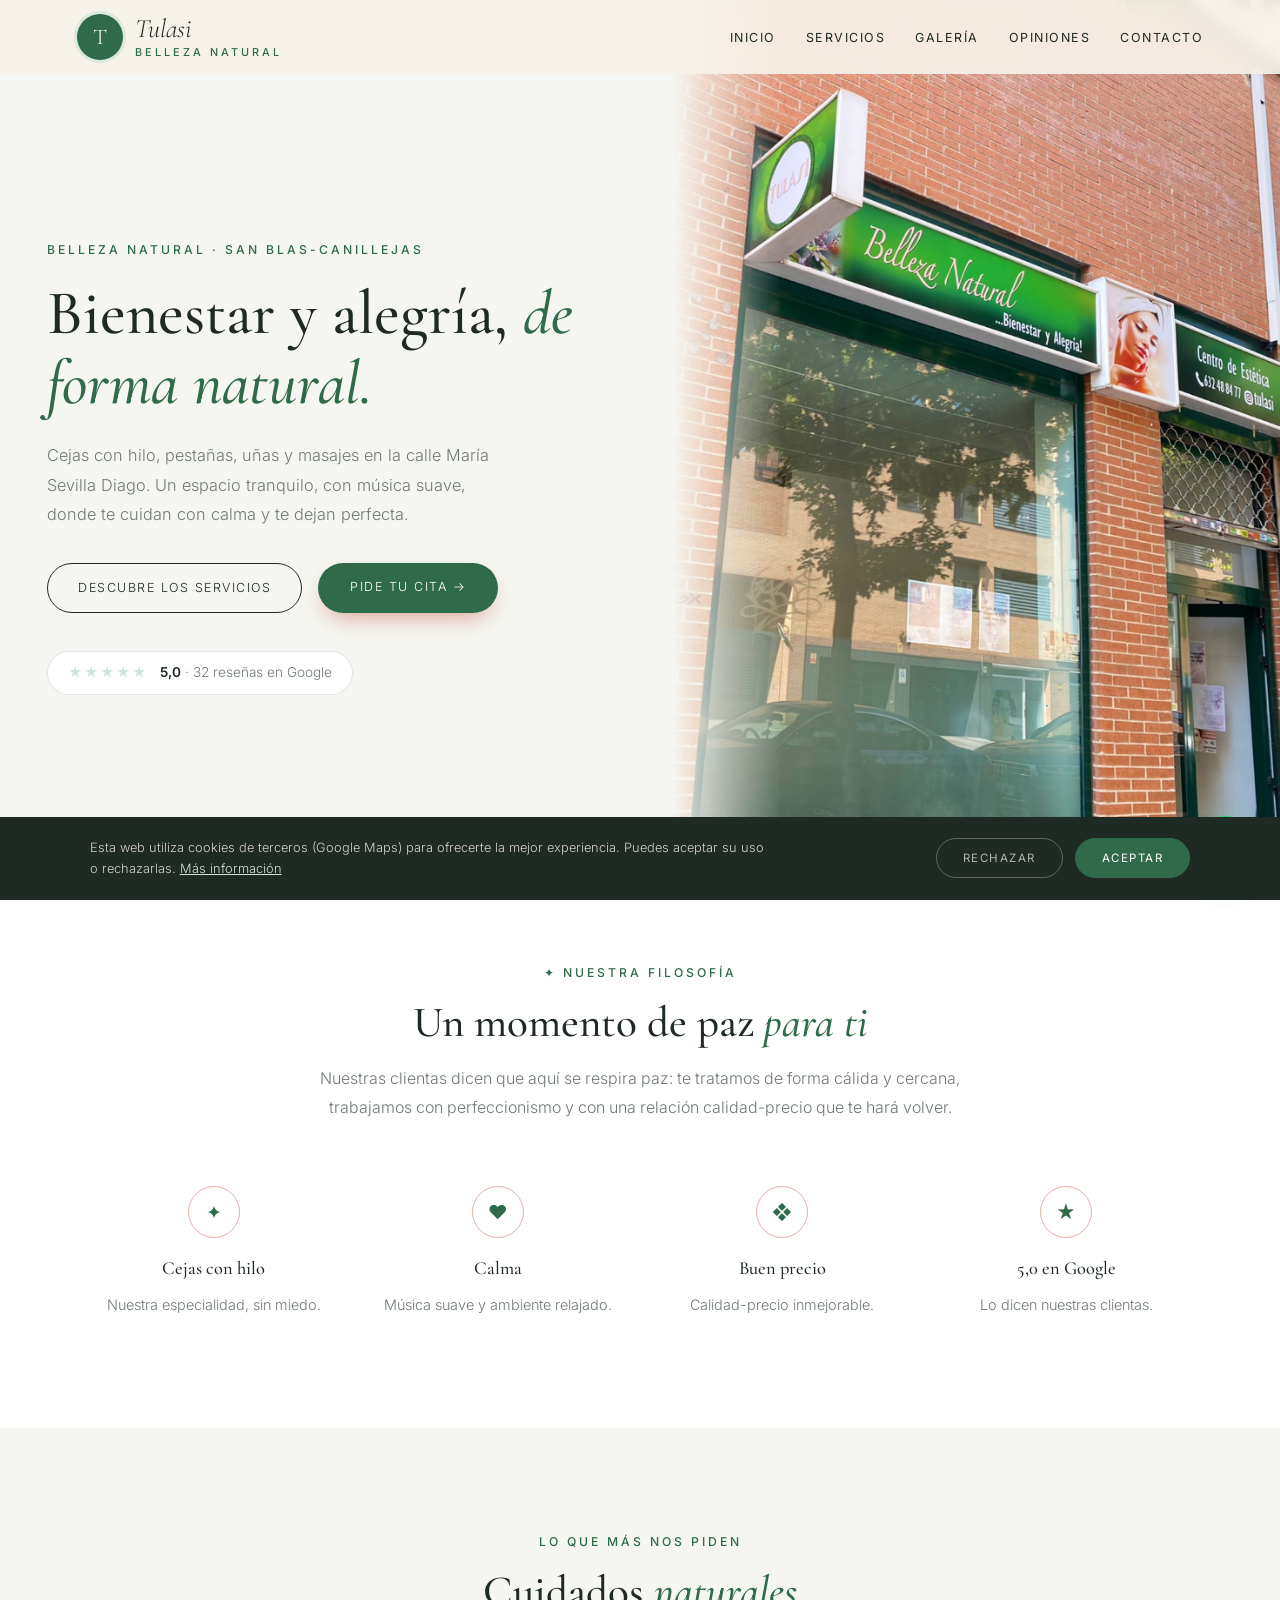
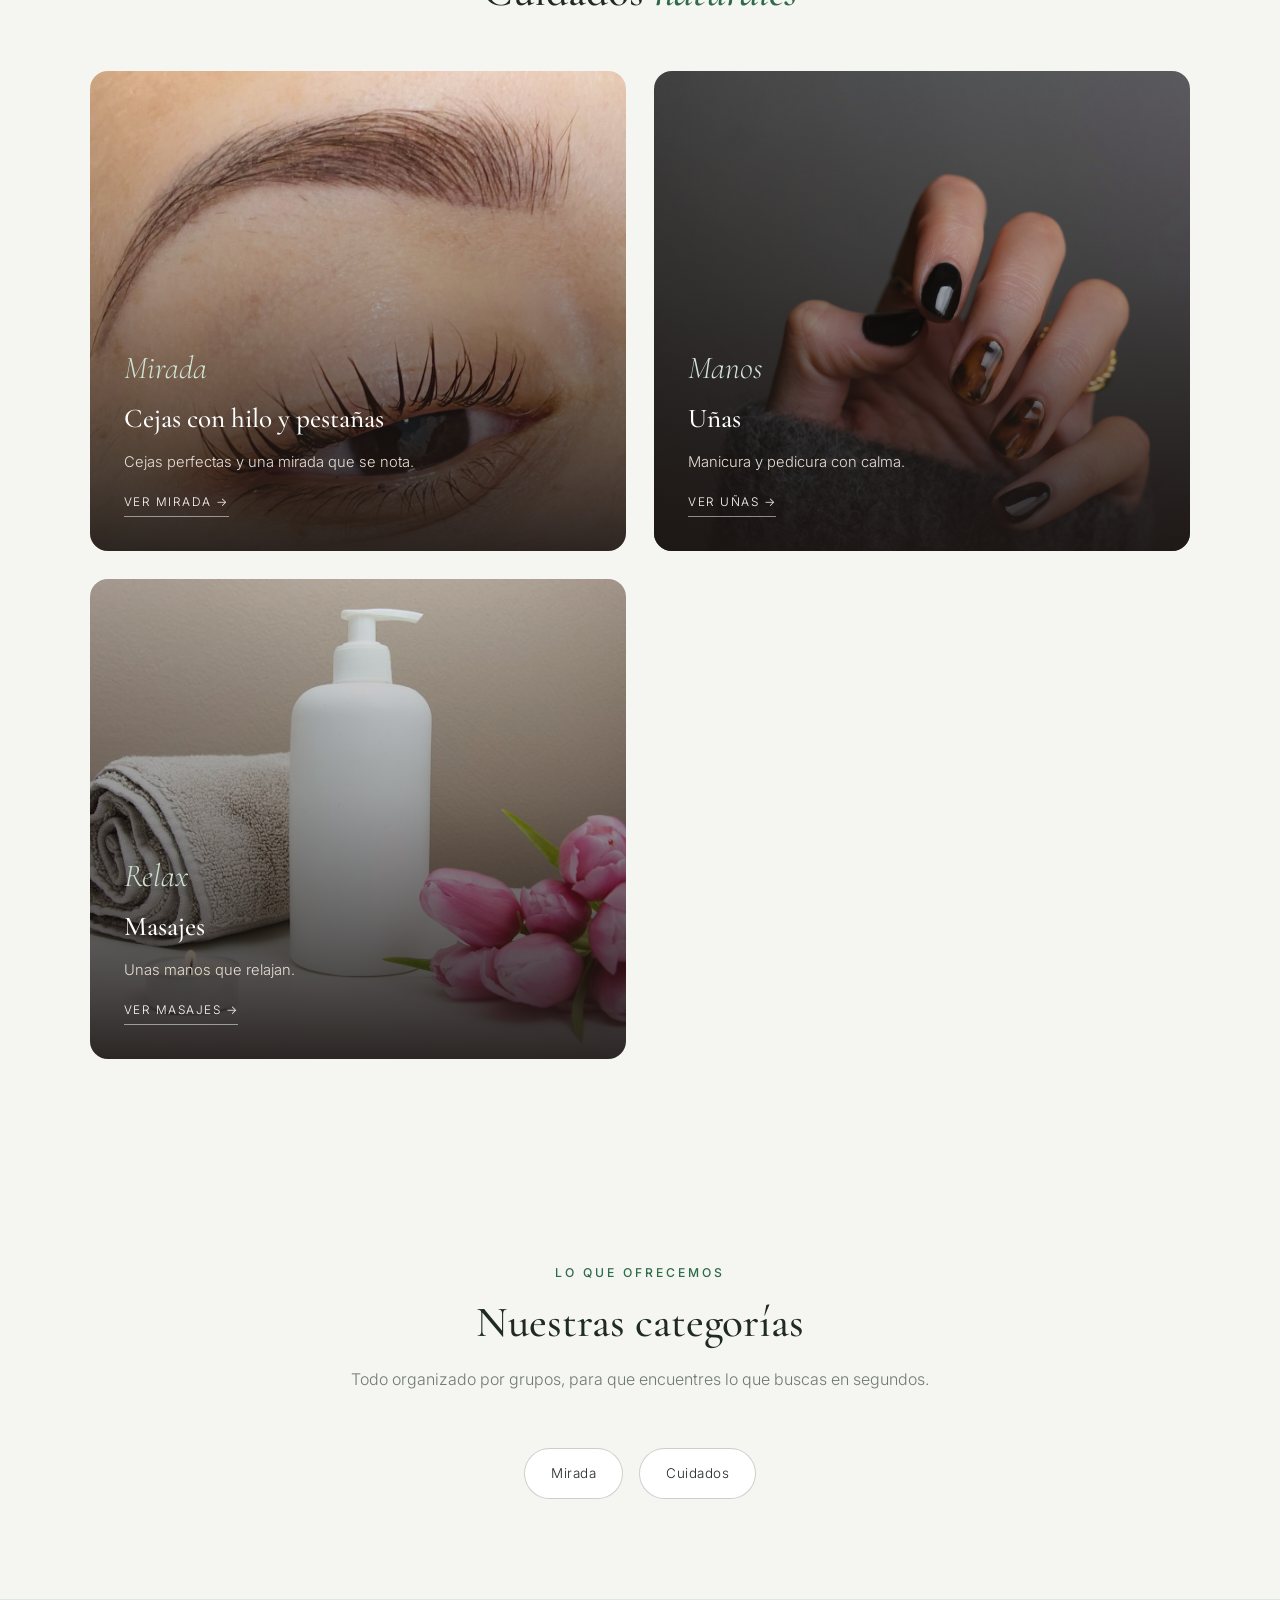
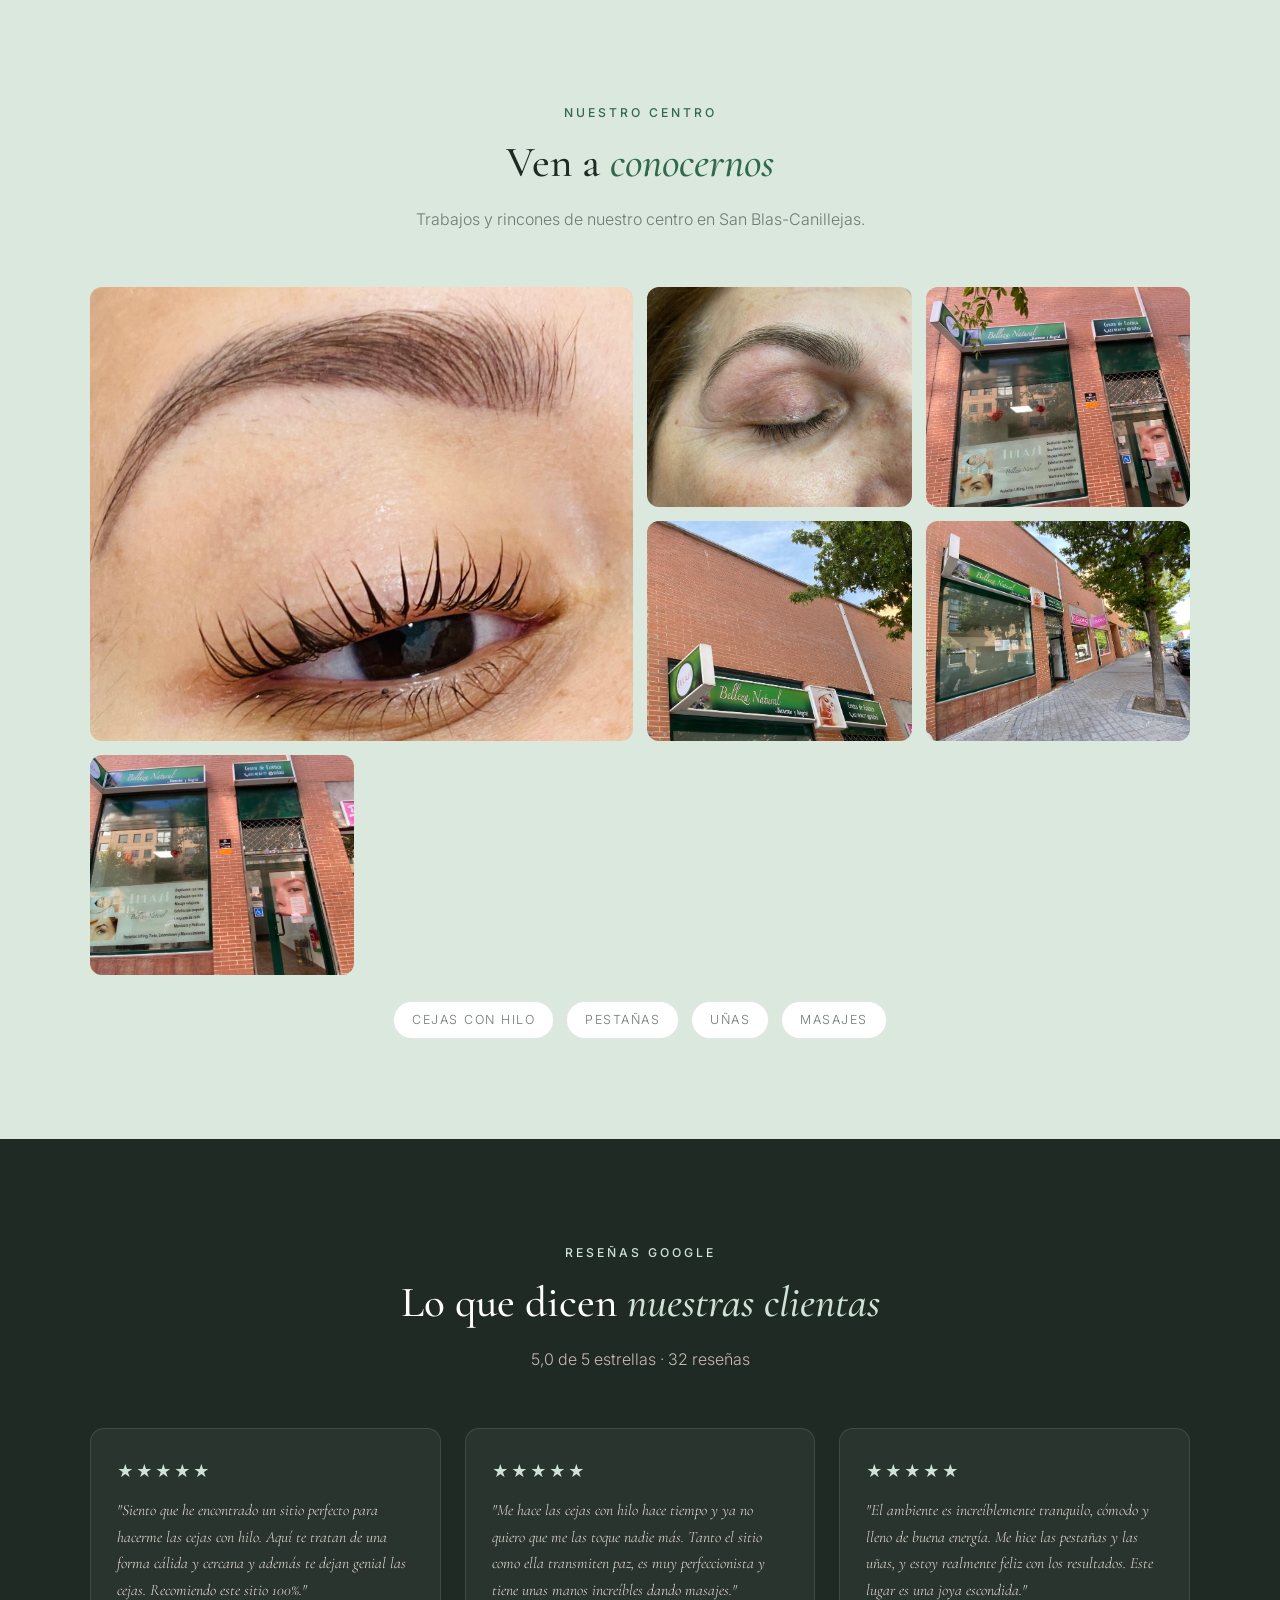
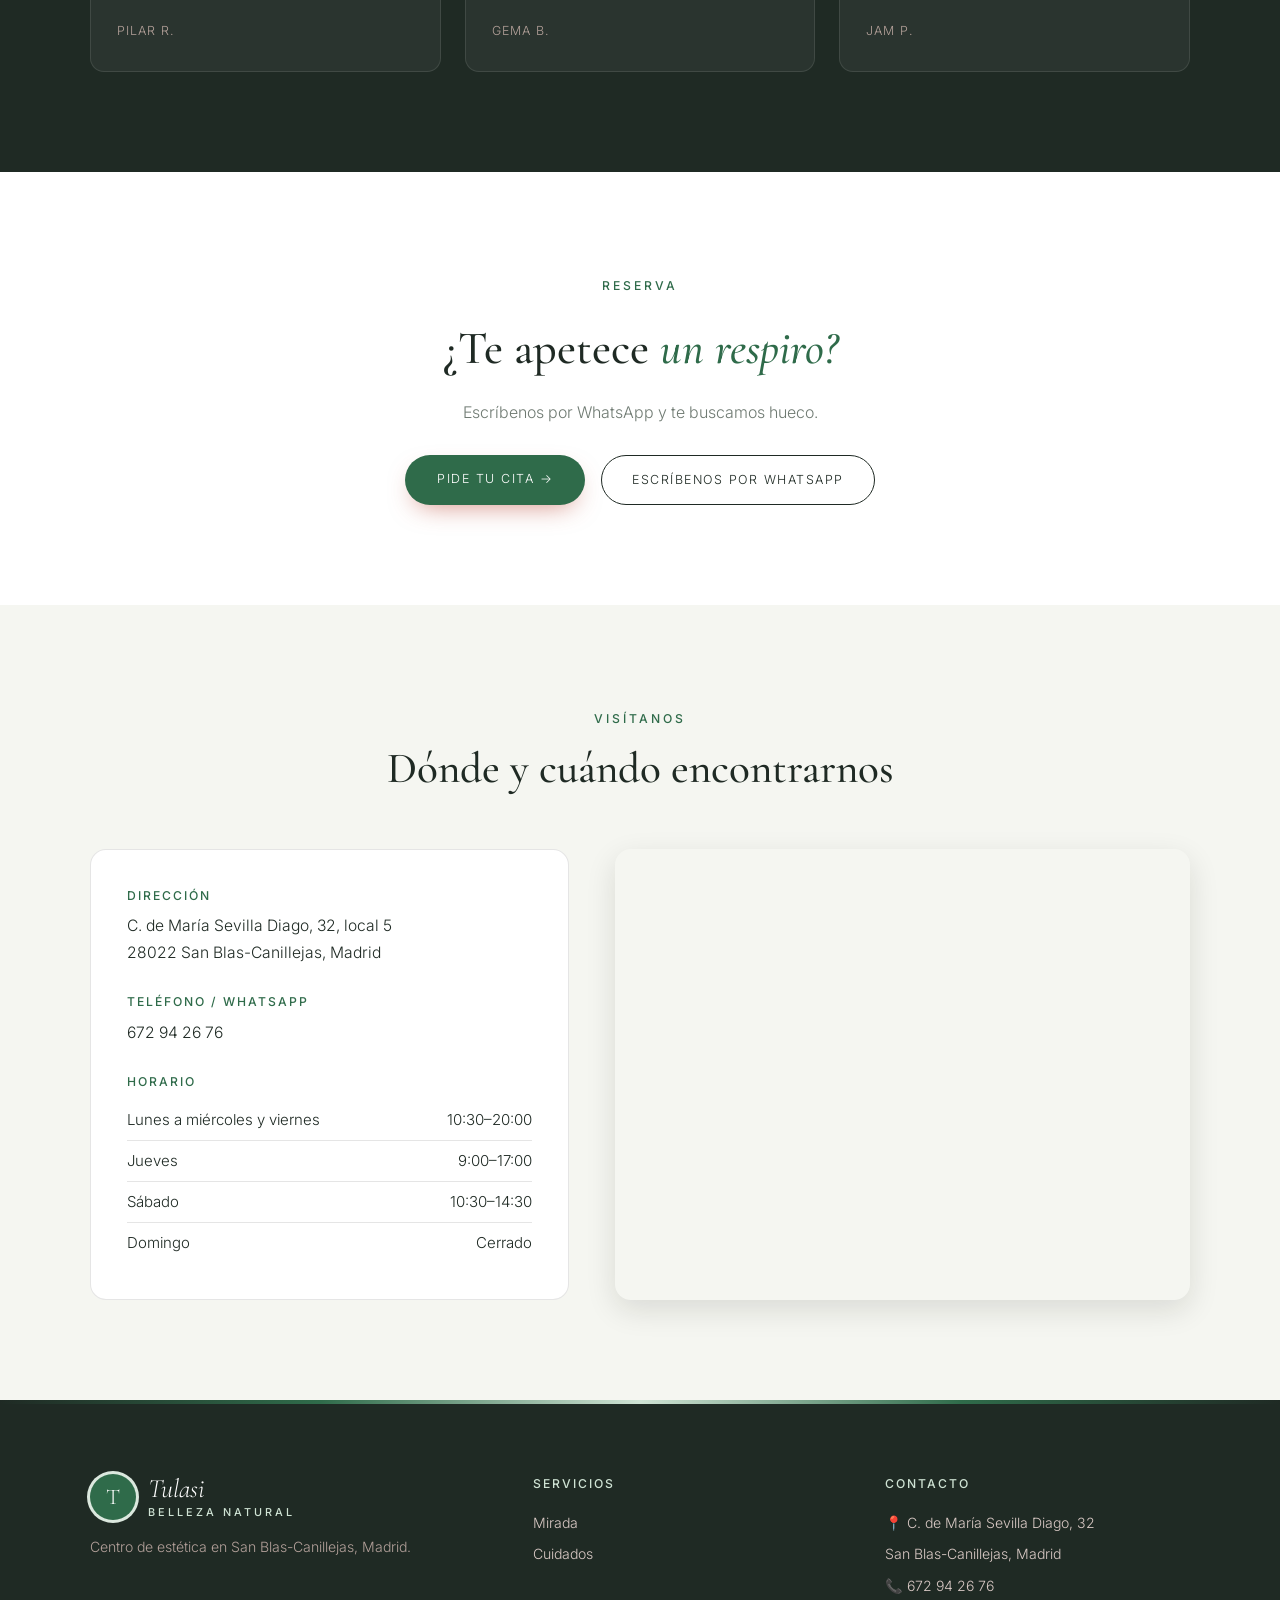
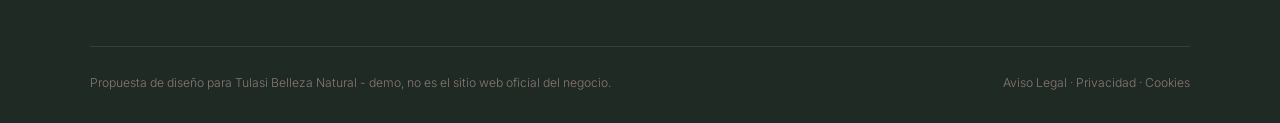
<file: index.html>
<!DOCTYPE html>
<html lang="es">
<head>
<meta charset="UTF-8">
<meta name="viewport" content="width=device-width, initial-scale=1.0">
<title>Tulasi Belleza Natural — Centro de estética en San Blas-Canillejas</title>
<meta name="description" content="Tulasi Belleza Natural, centro de estética en C. de María Sevilla Diago 32, San Blas-Canillejas (Madrid). Cejas con hilo, pestañas, uñas y masajes en un ambiente tranquilo. 5,0★ con 32 reseñas en Google.">
<meta name="theme-color" content="#1f2a24">
<meta property="og:title" content="Tulasi Belleza Natural · Madrid">
<meta property="og:image" content="maps_08.jpg">

<link rel="preconnect" href="https://fonts.googleapis.com"><link rel="preconnect" href="https://fonts.gstatic.com" crossorigin><link href="https://fonts.googleapis.com/css2?family=Cormorant+Garamond:ital,wght@0,500;0,600;1,500&family=Inter:wght@300;400;500;600&display=swap" rel="stylesheet">
<link rel="stylesheet" href="styles.css">
</head>
<body>

<header id="header">
  <a href="index.html" class="logo" aria-label="Tulasi Belleza Natural, inicio"><span class="logo-mark">T</span><span class="logo-text"><span class="script">Tulasi</span><small>belleza natural</small></span></a>
  <nav id="nav" aria-label="Navegación principal"><ul><li><a href="index.html#inicio">Inicio</a></li><li><a href="servicios.html">Servicios</a></li><li><a href="index.html#galeria">Galería</a></li><li><a href="index.html#opiniones">Opiniones</a></li><li><a href="index.html#contacto">Contacto</a></li></ul></nav><button class="nav-toggle" id="navToggle" aria-label="Abrir menú">☰</button>
</header>

<section class="hero" id="inicio">
  <div class="hero-text">
    <span class="eyebrow">Belleza natural · San Blas-Canillejas</span>
    <h1>Bienestar y alegría, <em>de forma natural.</em></h1>
    <p>Cejas con hilo, pestañas, uñas y masajes en la calle María Sevilla Diago. Un espacio tranquilo, con música suave, donde te cuidan con calma y te dejan perfecta.</p>
    <div class="hero-ctas">
      <a href="servicios.html" class="btn-outline">Descubre los servicios</a>
      <a href="https://wa.me/34672942676?text=Hola%2C%20he%20visto%20vuestra%20web%20y%20me%20gustar%C3%ADa%20pedir%20cita%20en%20Tulasi%20Belleza%20Natural" class="btn-solid" target="_blank" rel="noopener">Pide tu cita →</a>
    </div>
    <a class="hero-rating" href="https://www.google.com/maps/search/?api=1&query=Tulasi+Belleza+Natural,+Calle+Maria+Sevilla+Diago+32,+Madrid" target="_blank" rel="noopener"><span class="stars">★★★★★</span><span><strong>5,0</strong> · 32 reseñas en Google</span></a>
  </div>
  <div class="hero-img"><img src="maps_08.jpg" alt="Fachada de Tulasi Belleza Natural en San Blas-Canillejas" style="object-position:center 40%;"></div>
</section>

<section class="trust">
  <div class="section-head">
    <span class="eyebrow">✦ Nuestra filosofía</span>
    <h2>Un momento de paz <em>para ti</em></h2>
    <p>Nuestras clientas dicen que aquí se respira paz: te tratamos de forma cálida y cercana, trabajamos con perfeccionismo y con una relación calidad-precio que te hará volver.</p>
  </div>
  <div class="trust-grid">
    <div class="trust-card"><span class="trust-ic">✦</span><h3>Cejas con hilo</h3><p>Nuestra especialidad, sin miedo.</p></div>
    <div class="trust-card"><span class="trust-ic">♥</span><h3>Calma</h3><p>Música suave y ambiente relajado.</p></div>
    <div class="trust-card"><span class="trust-ic">❖</span><h3>Buen precio</h3><p>Calidad-precio inmejorable.</p></div>
    <div class="trust-card"><span class="trust-ic">★</span><h3>5,0 en Google</h3><p>Lo dicen nuestras clientas.</p></div>
  </div>
</section>

<section class="worlds">
  <div class="section-head">
    <span class="eyebrow">Lo que más nos piden</span>
    <h2>Cuidados <em>naturales</em></h2>
  </div>
  <div class="worlds-grid">
    <a href="servicios.html#mirada" class="world-card"><img src="maps_02.jpg" alt="Cejas con hilo y pestañas"><div class="world-text"><span class="script">Mirada</span><h3>Cejas con hilo y pestañas</h3><p>Cejas perfectas y una mirada que se nota.</p><span class="world-link">Ver mirada →</span></div></a>
    <a href="servicios.html#cuidados" class="world-card"><img src="stock_03.jpg" alt="Uñas"><div class="world-text"><span class="script">Manos</span><h3>Uñas</h3><p>Manicura y pedicura con calma.</p><span class="world-link">Ver uñas →</span></div></a>
    <a href="servicios.html#cuidados" class="world-card"><img src="stock_02.jpg" alt="Masajes"><div class="world-text"><span class="script">Relax</span><h3>Masajes</h3><p>Unas manos que relajan.</p><span class="world-link">Ver masajes →</span></div></a>
  </div>
</section>

<section>
  <div class="section-head">
    <span class="eyebrow">Lo que ofrecemos</span>
    <h2>Nuestras categorías</h2>
    <p>Todo organizado por grupos, para que encuentres lo que buscas en segundos.</p>
  </div>
  <div class="cat-pills">
    <a href="servicios.html#mirada" class="cat-pill">Mirada</a>
    <a href="servicios.html#cuidados" class="cat-pill">Cuidados</a>
  </div>
</section>

<section class="gallery-wrap" id="galeria">
  <div class="section-head">
    <span class="eyebrow">Nuestro centro</span>
    <h2>Ven a <em>conocernos</em></h2>
    <p>Trabajos y rincones de nuestro centro en San Blas-Canillejas.</p>
  </div>
  <div class="gallery">
    <figure class="big"><img src="maps_02.jpg" alt="Cejas con hilo y lifting de pestañas en Tulasi" loading="lazy"></figure>
    <figure><img src="maps_04.jpg" alt="Diseño de cejas con hilo" loading="lazy"></figure>
    <figure><img src="maps_01.jpg" alt="Escaparate de Tulasi Belleza Natural" loading="lazy"></figure>
    <figure><img src="maps_07.jpg" alt="Rótulo de Tulasi Belleza Natural" loading="lazy"></figure>
    <figure><img src="maps_06.jpg" alt="Fachada en la calle María Sevilla Diago" loading="lazy"></figure>
    <figure><img src="maps_09.jpg" alt="Entrada al centro" loading="lazy"></figure>
  </div>
  <div class="brands"><span>Cejas con hilo</span><span>Pestañas</span><span>Uñas</span><span>Masajes</span></div>
</section>

<section class="reviews-wrap" id="opiniones">
  <div class="section-head">
    <span class="eyebrow">Reseñas Google</span>
    <h2>Lo que dicen <em>nuestras clientas</em></h2>
    <p>5,0 de 5 estrellas · 32 reseñas</p>
  </div>
  <div class="review-grid">
    <div class="review-card"><div class="stars">★★★★★</div><p>"Siento que he encontrado un sitio perfecto para hacerme las cejas con hilo. Aquí te tratan de una forma cálida y cercana y además te dejan genial las cejas. Recomiendo este sitio 100%."</p><cite>Pilar R.</cite></div>
    <div class="review-card"><div class="stars">★★★★★</div><p>"Me hace las cejas con hilo hace tiempo y ya no quiero que me las toque nadie más. Tanto el sitio como ella transmiten paz, es muy perfeccionista y tiene unas manos increíbles dando masajes."</p><cite>Gema B.</cite></div>
    <div class="review-card"><div class="stars">★★★★★</div><p>"El ambiente es increíblemente tranquilo, cómodo y lleno de buena energía. Me hice las pestañas y las uñas, y estoy realmente feliz con los resultados. Este lugar es una joya escondida."</p><cite>Jam P.</cite></div>
  </div>
</section>

<section class="cta-section">
  <span class="eyebrow">Reserva</span>
  <h2>¿Te apetece <em>un respiro?</em></h2>
  <p>Escríbenos por WhatsApp y te buscamos hueco.</p>
  <div class="cta-row">
    <a href="https://wa.me/34672942676?text=Hola%2C%20he%20visto%20vuestra%20web%20y%20me%20gustar%C3%ADa%20pedir%20cita%20en%20Tulasi%20Belleza%20Natural" class="btn-solid" target="_blank" rel="noopener">Pide tu cita →</a>
    <a href="https://wa.me/34672942676?text=Hola%2C%20he%20visto%20vuestra%20web%20y%20me%20gustar%C3%ADa%20pedir%20cita%20en%20Tulasi%20Belleza%20Natural" class="btn-outline" target="_blank" rel="noopener">Escríbenos por WhatsApp</a>
  </div>
</section>

<section class="contact-section" id="contacto">
  <div class="section-head">
    <span class="eyebrow">Visítanos</span>
    <h2>Dónde y cuándo encontrarnos</h2>
  </div>
  <div class="contact-grid">
    <div class="contact-info">
      <div class="contact-block"><h3>Dirección</h3><p>C. de María Sevilla Diago, 32, local 5<br>28022 San Blas-Canillejas, Madrid</p></div>
      <div class="contact-block"><h3>Teléfono / WhatsApp</h3><p><a href="tel:+34672942676">672 94 26 76</a></p></div>
      <div class="contact-block"><h3>Horario</h3><ul class="hours-list"><li><span>Lunes a miércoles y viernes</span><span>10:30–20:00</span></li><li><span>Jueves</span><span>9:00–17:00</span></li><li><span>Sábado</span><span>10:30–14:30</span></li><li><span>Domingo</span><span>Cerrado</span></li></ul></div>
      
    </div>
    <div class="contact-map">
      <iframe title="Mapa de Tulasi Belleza Natural" src="https://www.google.com/maps?q=Tulasi+Belleza+Natural,+Calle+Maria+Sevilla+Diago+32,+Madrid&output=embed" width="100%" height="100%" style="border:0;" allowfullscreen="" loading="lazy" referrerpolicy="no-referrer-when-downgrade"></iframe>
    </div>
  </div>
</section>

<footer>
  <div class="footer-grid">
    <div class="footer-brand">
      <a href="index.html" class="logo light"><span class="logo-mark">T</span><span class="logo-text"><span class="script">Tulasi</span><small>belleza natural</small></span></a>
      <p>Centro de estética en San Blas-Canillejas, Madrid.</p>
    </div>
    <div><h4>Servicios</h4><ul><li><a href="servicios.html#mirada">Mirada</a></li><li><a href="servicios.html#cuidados">Cuidados</a></li></ul></div>
    <div><h4>Contacto</h4><ul><li>📍 C. de María Sevilla Diago, 32</li><li>San Blas-Canillejas, Madrid</li><li>📞 <a href="tel:+34672942676">672 94 26 76</a></li></ul></div>
  </div>
  <div class="footer-bottom">
    <span>Propuesta de diseño para Tulasi Belleza Natural - demo, no es el sitio web oficial del negocio.</span>
    <span><a href="aviso-legal.html">Aviso Legal</a> &middot; <a href="politica-privacidad.html">Privacidad</a> &middot; <a href="politica-cookies.html">Cookies</a></span>
  </div>
</footer>

<div id="cookie-banner" class="cookie-banner"><p>Esta web utiliza cookies de terceros (Google Maps) para ofrecerte la mejor experiencia. Puedes aceptar su uso o rechazarlas. <a href="politica-cookies.html">Más información</a></p><div class="cookie-actions"><button onclick="setCookieChoice('rejected')" class="ck-reject">Rechazar</button><button onclick="setCookieChoice('accepted')" class="ck-accept">Aceptar</button></div></div>
<div class="social-fabs"><a class="wa-fab" href="https://wa.me/34672942676?text=Hola%2C%20he%20visto%20vuestra%20web%20y%20me%20gustar%C3%ADa%20pedir%20cita%20en%20Tulasi%20Belleza%20Natural" target="_blank" rel="noopener" aria-label="Escribir por WhatsApp"><svg width="28" height="28" viewBox="0 0 24 24" fill="white"><path d="M17.5 14.4c-.3-.1-1.8-.9-2-1s-.5-.1-.7.1-.8 1-.9 1.2-.3.2-.6.1a8.2 8.2 0 0 1-2.4-1.5 9 9 0 0 1-1.7-2.1c-.2-.3 0-.5.1-.6l.4-.5.3-.5v-.5l-.9-2.2c-.2-.6-.5-.5-.7-.5h-.6a1.1 1.1 0 0 0-.8.4 3.4 3.4 0 0 0-1 2.5 5.9 5.9 0 0 0 1.2 3.1 13.5 13.5 0 0 0 5.2 4.6c2.6 1 2.6.7 3.1.6a2.6 2.6 0 0 0 1.7-1.2 2.1 2.1 0 0 0 .2-1.2c-.1-.1-.3-.2-.6-.3ZM12 21.8a9.8 9.8 0 0 1-5-1.4l-.4-.2-3.7 1 1-3.6-.2-.4A9.8 9.8 0 1 1 12 21.8Zm8.4-18.3A11.8 11.8 0 0 0 1.8 17.7L.2 23.8l6.3-1.6a11.8 11.8 0 0 0 5.6 1.4A11.8 11.8 0 0 0 20.4 3.5Z"/></svg></a></div>
<script src="main.js"></script>
</body>
</html>
</file>
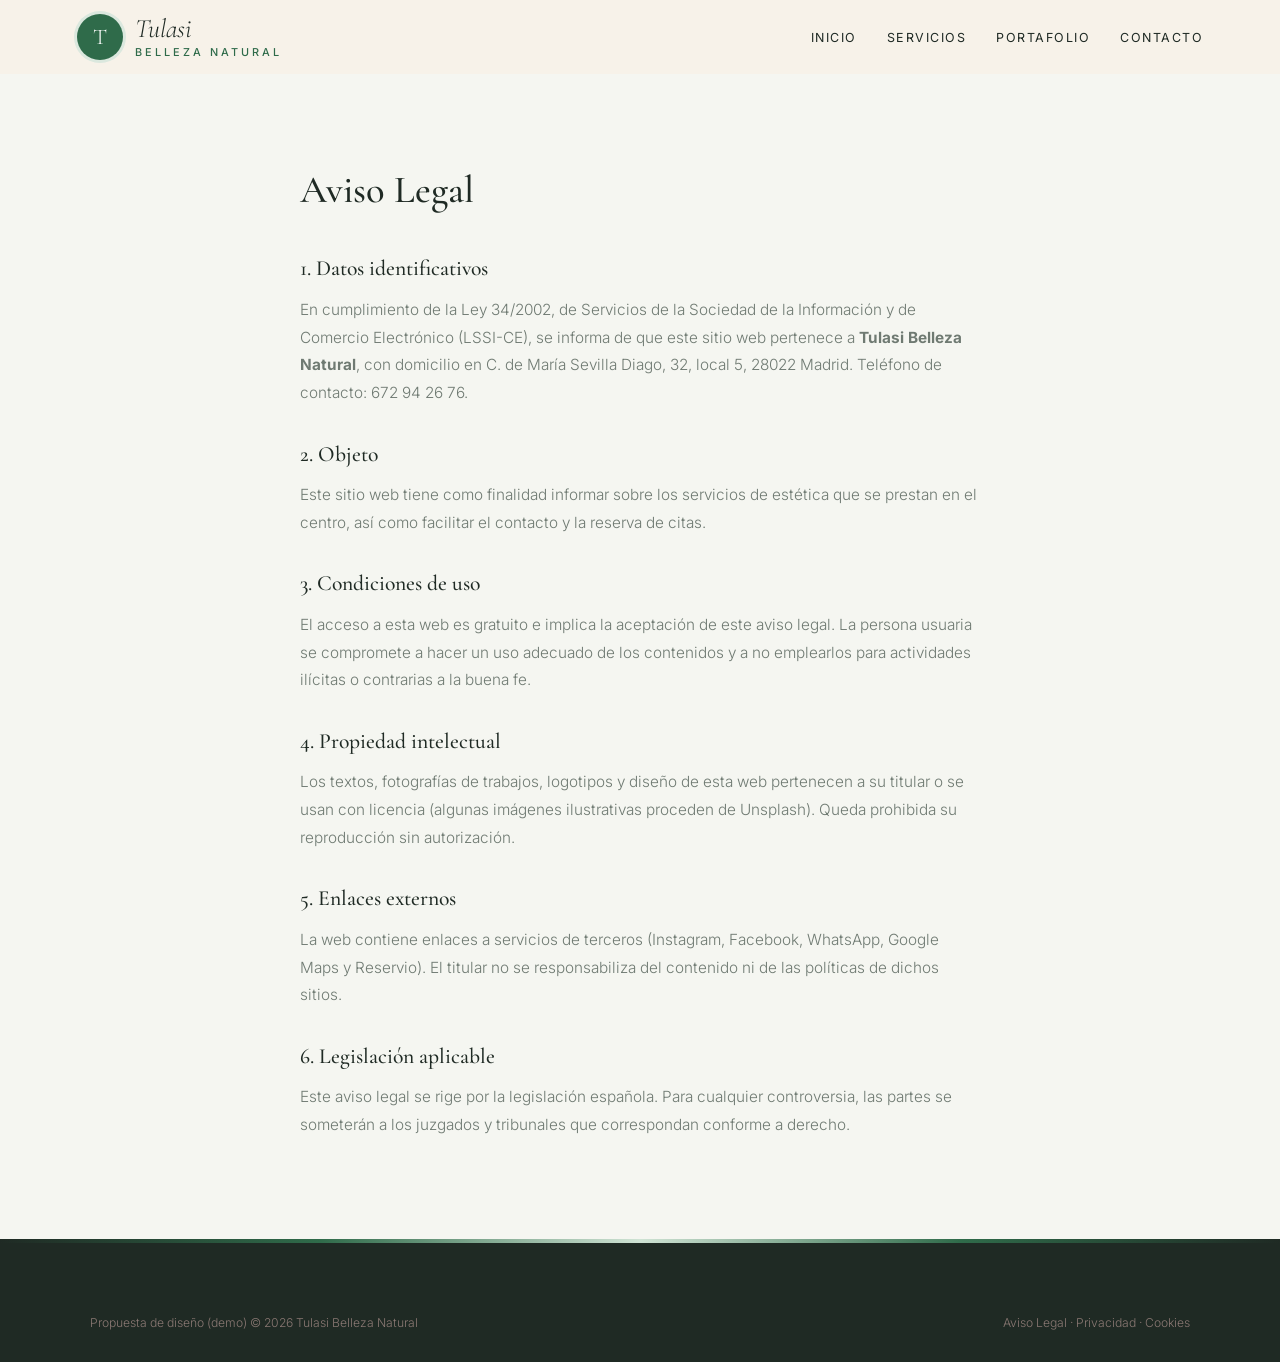
<file: aviso-legal.html>
<!DOCTYPE html>
<html lang="es">
<head>
<meta charset="UTF-8">
<meta name="viewport" content="width=device-width, initial-scale=1.0">
<title>Aviso Legal — Tulasi Belleza Natural</title>
<meta name="robots" content="noindex">

<link rel="preconnect" href="https://fonts.googleapis.com">
<link href="https://fonts.googleapis.com/css2?family=Cormorant+Garamond:ital,wght@0,500;0,600;1,500&family=Inter:wght@300;400;500;600&display=swap" rel="stylesheet">
<link rel="stylesheet" href="styles.css">
</head>
<body>
<header id="header" class="scrolled">
  <a href="index.html" class="logo" aria-label="Tulasi Belleza Natural, inicio">
    <span class="logo-mark">T</span>
    <span class="logo-text"><span class="script">Tulasi</span><small>belleza natural</small></span>
  </a>
  <nav id="nav" aria-label="Navegación principal">
    <ul>
      <li><a href="index.html#inicio">Inicio</a></li>
      <li><a href="servicios.html">Servicios</a></li>
      <li><a href="portafolio.html">Portafolio</a></li>
      <li><a href="index.html#contacto">Contacto</a></li>
    </ul>
  </nav>
  <button class="nav-toggle" id="navToggle" aria-label="Abrir menú">☰</button>
</header>
<main class="legal"><h1>Aviso Legal</h1>
<h2>1. Datos identificativos</h2>
<p>En cumplimiento de la Ley 34/2002, de Servicios de la Sociedad de la Información y de Comercio Electrónico (LSSI-CE), se informa de que este sitio web pertenece a <strong>Tulasi Belleza Natural</strong>, con domicilio en C. de María Sevilla Diago, 32, local 5, 28022 Madrid. Teléfono de contacto: 672 94 26 76.</p>
<h2>2. Objeto</h2>
<p>Este sitio web tiene como finalidad informar sobre los servicios de estética que se prestan en el centro, así como facilitar el contacto y la reserva de citas.</p>
<h2>3. Condiciones de uso</h2>
<p>El acceso a esta web es gratuito e implica la aceptación de este aviso legal. La persona usuaria se compromete a hacer un uso adecuado de los contenidos y a no emplearlos para actividades ilícitas o contrarias a la buena fe.</p>
<h2>4. Propiedad intelectual</h2>
<p>Los textos, fotografías de trabajos, logotipos y diseño de esta web pertenecen a su titular o se usan con licencia (algunas imágenes ilustrativas proceden de Unsplash). Queda prohibida su reproducción sin autorización.</p>
<h2>5. Enlaces externos</h2>
<p>La web contiene enlaces a servicios de terceros (Instagram, Facebook, WhatsApp, Google Maps y Reservio). El titular no se responsabiliza del contenido ni de las políticas de dichos sitios.</p>
<h2>6. Legislación aplicable</h2>
<p>Este aviso legal se rige por la legislación española. Para cualquier controversia, las partes se someterán a los juzgados y tribunales que correspondan conforme a derecho.</p></main>
<footer>
  <div class="footer-bottom" style="margin-top:0">
    <span>Propuesta de diseño (demo) © 2026 Tulasi Belleza Natural</span>
    <span><a href="aviso-legal.html">Aviso Legal</a> &middot; <a href="politica-privacidad.html">Privacidad</a> &middot; <a href="politica-cookies.html">Cookies</a></span>
  </div>
</footer>
<script src="main.js"></script>
</body>
</html>
</file>
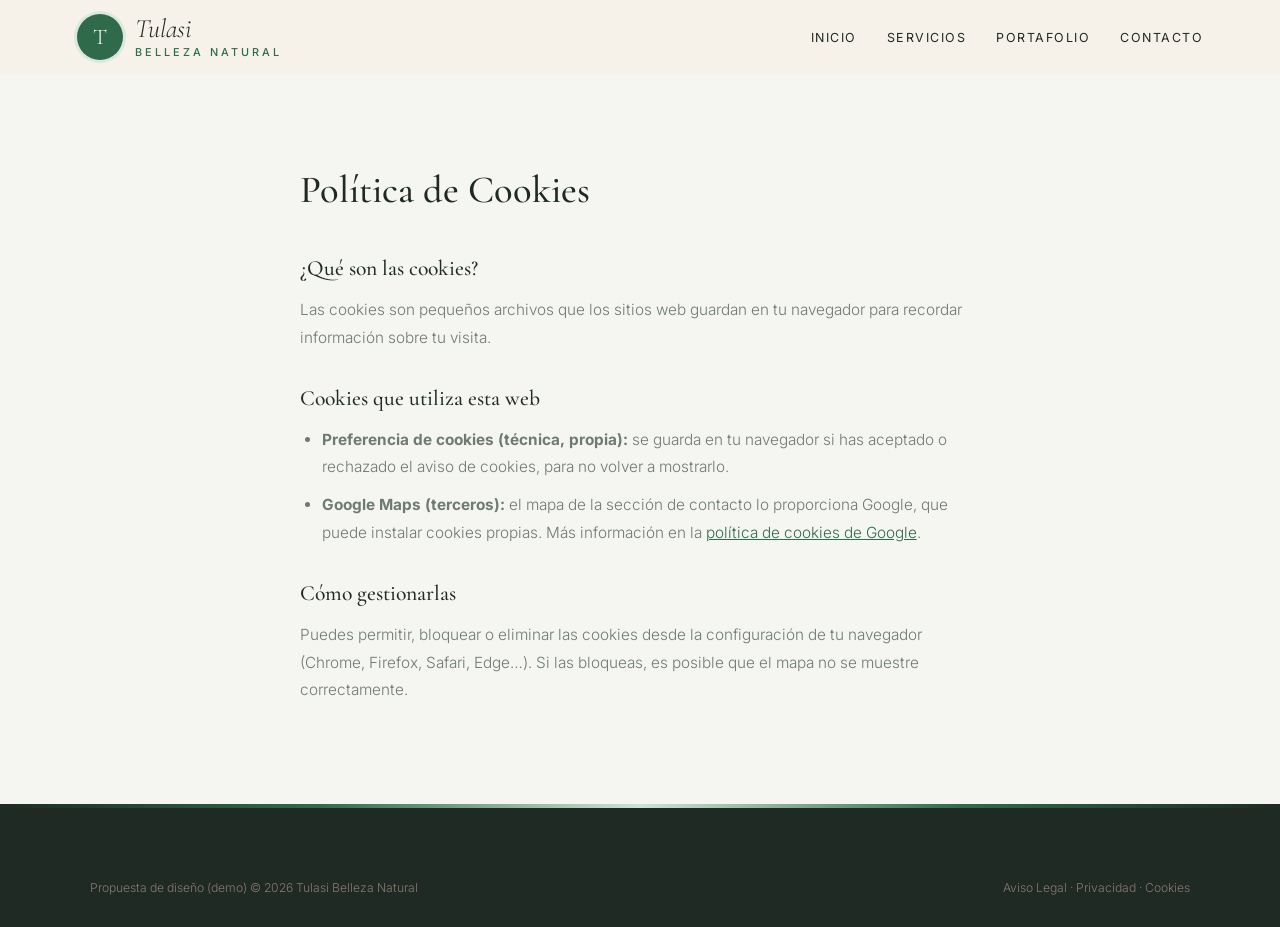
<file: politica-cookies.html>
<!DOCTYPE html>
<html lang="es">
<head>
<meta charset="UTF-8">
<meta name="viewport" content="width=device-width, initial-scale=1.0">
<title>Política de Cookies — Tulasi Belleza Natural</title>
<meta name="robots" content="noindex">

<link rel="preconnect" href="https://fonts.googleapis.com">
<link href="https://fonts.googleapis.com/css2?family=Cormorant+Garamond:ital,wght@0,500;0,600;1,500&family=Inter:wght@300;400;500;600&display=swap" rel="stylesheet">
<link rel="stylesheet" href="styles.css">
</head>
<body>
<header id="header" class="scrolled">
  <a href="index.html" class="logo" aria-label="Tulasi Belleza Natural, inicio">
    <span class="logo-mark">T</span>
    <span class="logo-text"><span class="script">Tulasi</span><small>belleza natural</small></span>
  </a>
  <nav id="nav" aria-label="Navegación principal">
    <ul>
      <li><a href="index.html#inicio">Inicio</a></li>
      <li><a href="servicios.html">Servicios</a></li>
      <li><a href="portafolio.html">Portafolio</a></li>
      <li><a href="index.html#contacto">Contacto</a></li>
    </ul>
  </nav>
  <button class="nav-toggle" id="navToggle" aria-label="Abrir menú">☰</button>
</header>
<main class="legal"><h1>Política de Cookies</h1>
<h2>¿Qué son las cookies?</h2>
<p>Las cookies son pequeños archivos que los sitios web guardan en tu navegador para recordar información sobre tu visita.</p>
<h2>Cookies que utiliza esta web</h2>
<ul>
<li><strong>Preferencia de cookies (técnica, propia):</strong> se guarda en tu navegador si has aceptado o rechazado el aviso de cookies, para no volver a mostrarlo.</li>
<li><strong>Google Maps (terceros):</strong> el mapa de la sección de contacto lo proporciona Google, que puede instalar cookies propias. Más información en la <a href="https://policies.google.com/technologies/cookies" target="_blank" rel="noopener">política de cookies de Google</a>.</li>
</ul>
<h2>Cómo gestionarlas</h2>
<p>Puedes permitir, bloquear o eliminar las cookies desde la configuración de tu navegador (Chrome, Firefox, Safari, Edge…). Si las bloqueas, es posible que el mapa no se muestre correctamente.</p></main>
<footer>
  <div class="footer-bottom" style="margin-top:0">
    <span>Propuesta de diseño (demo) © 2026 Tulasi Belleza Natural</span>
    <span><a href="aviso-legal.html">Aviso Legal</a> &middot; <a href="politica-privacidad.html">Privacidad</a> &middot; <a href="politica-cookies.html">Cookies</a></span>
  </div>
</footer>
<script src="main.js"></script>
</body>
</html>
</file>
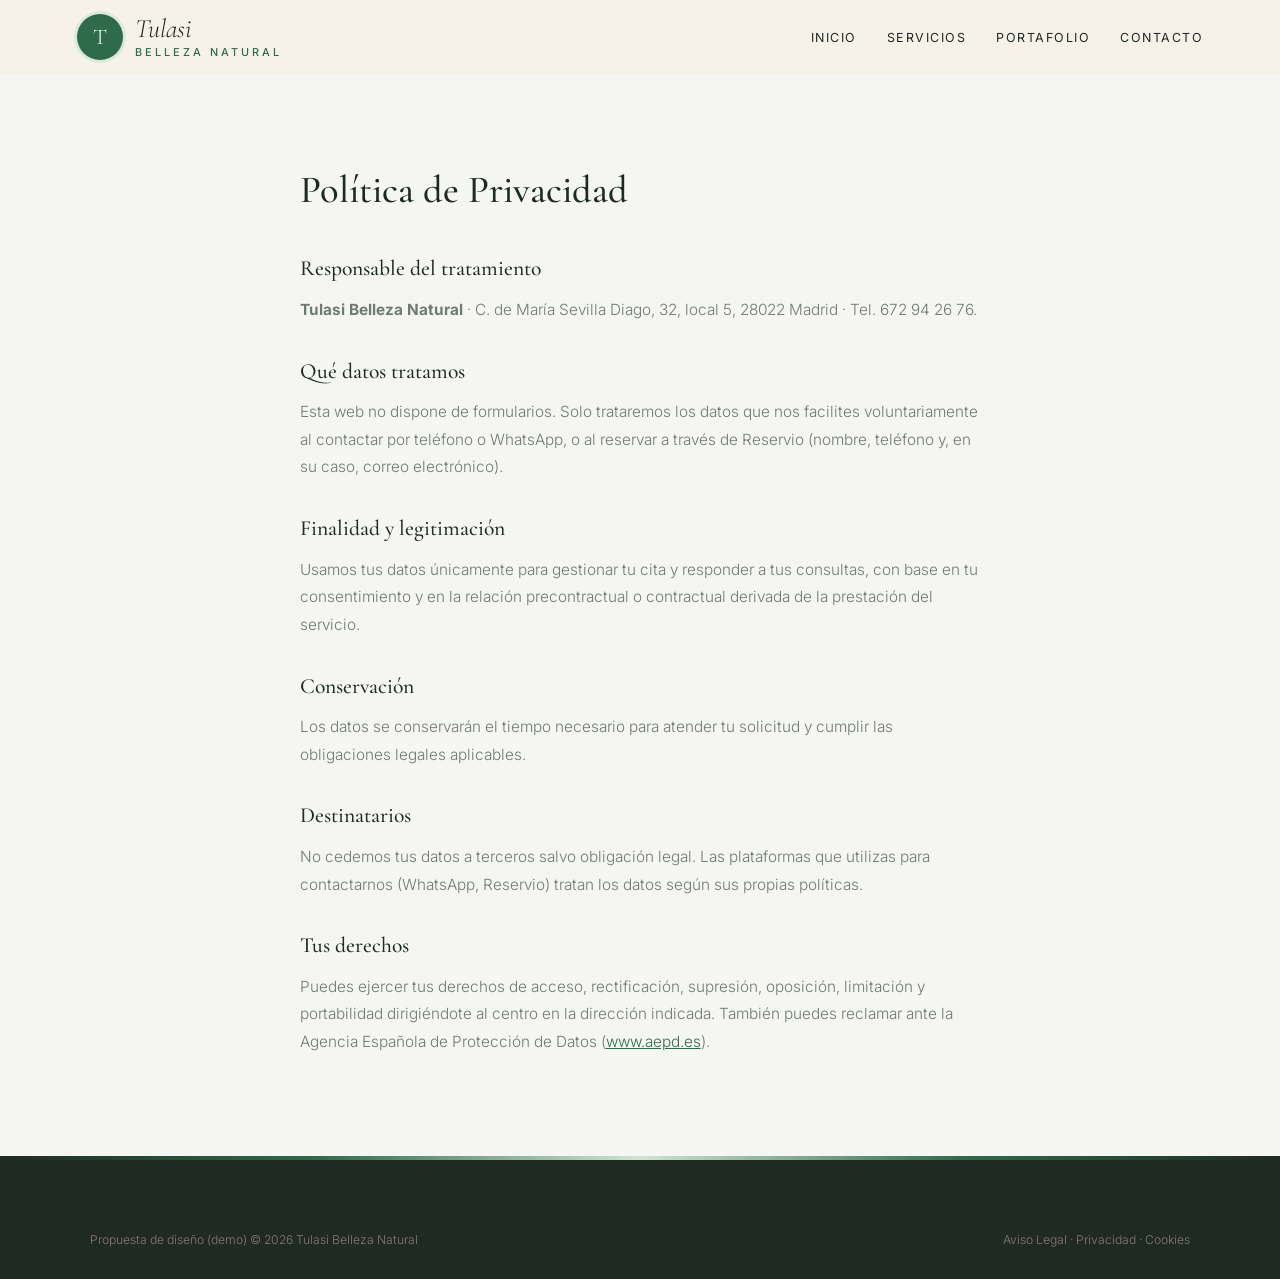
<file: politica-privacidad.html>
<!DOCTYPE html>
<html lang="es">
<head>
<meta charset="UTF-8">
<meta name="viewport" content="width=device-width, initial-scale=1.0">
<title>Política de Privacidad — Tulasi Belleza Natural</title>
<meta name="robots" content="noindex">

<link rel="preconnect" href="https://fonts.googleapis.com">
<link href="https://fonts.googleapis.com/css2?family=Cormorant+Garamond:ital,wght@0,500;0,600;1,500&family=Inter:wght@300;400;500;600&display=swap" rel="stylesheet">
<link rel="stylesheet" href="styles.css">
</head>
<body>
<header id="header" class="scrolled">
  <a href="index.html" class="logo" aria-label="Tulasi Belleza Natural, inicio">
    <span class="logo-mark">T</span>
    <span class="logo-text"><span class="script">Tulasi</span><small>belleza natural</small></span>
  </a>
  <nav id="nav" aria-label="Navegación principal">
    <ul>
      <li><a href="index.html#inicio">Inicio</a></li>
      <li><a href="servicios.html">Servicios</a></li>
      <li><a href="portafolio.html">Portafolio</a></li>
      <li><a href="index.html#contacto">Contacto</a></li>
    </ul>
  </nav>
  <button class="nav-toggle" id="navToggle" aria-label="Abrir menú">☰</button>
</header>
<main class="legal"><h1>Política de Privacidad</h1>
<h2>Responsable del tratamiento</h2>
<p><strong>Tulasi Belleza Natural</strong> · C. de María Sevilla Diago, 32, local 5, 28022 Madrid · Tel. 672 94 26 76.</p>
<h2>Qué datos tratamos</h2>
<p>Esta web no dispone de formularios. Solo trataremos los datos que nos facilites voluntariamente al contactar por teléfono o WhatsApp, o al reservar a través de Reservio (nombre, teléfono y, en su caso, correo electrónico).</p>
<h2>Finalidad y legitimación</h2>
<p>Usamos tus datos únicamente para gestionar tu cita y responder a tus consultas, con base en tu consentimiento y en la relación precontractual o contractual derivada de la prestación del servicio.</p>
<h2>Conservación</h2>
<p>Los datos se conservarán el tiempo necesario para atender tu solicitud y cumplir las obligaciones legales aplicables.</p>
<h2>Destinatarios</h2>
<p>No cedemos tus datos a terceros salvo obligación legal. Las plataformas que utilizas para contactarnos (WhatsApp, Reservio) tratan los datos según sus propias políticas.</p>
<h2>Tus derechos</h2>
<p>Puedes ejercer tus derechos de acceso, rectificación, supresión, oposición, limitación y portabilidad dirigiéndote al centro en la dirección indicada. También puedes reclamar ante la Agencia Española de Protección de Datos (<a href="https://www.aepd.es" target="_blank" rel="noopener">www.aepd.es</a>).</p></main>
<footer>
  <div class="footer-bottom" style="margin-top:0">
    <span>Propuesta de diseño (demo) © 2026 Tulasi Belleza Natural</span>
    <span><a href="aviso-legal.html">Aviso Legal</a> &middot; <a href="politica-privacidad.html">Privacidad</a> &middot; <a href="politica-cookies.html">Cookies</a></span>
  </div>
</footer>
<script src="main.js"></script>
</body>
</html>
</file>
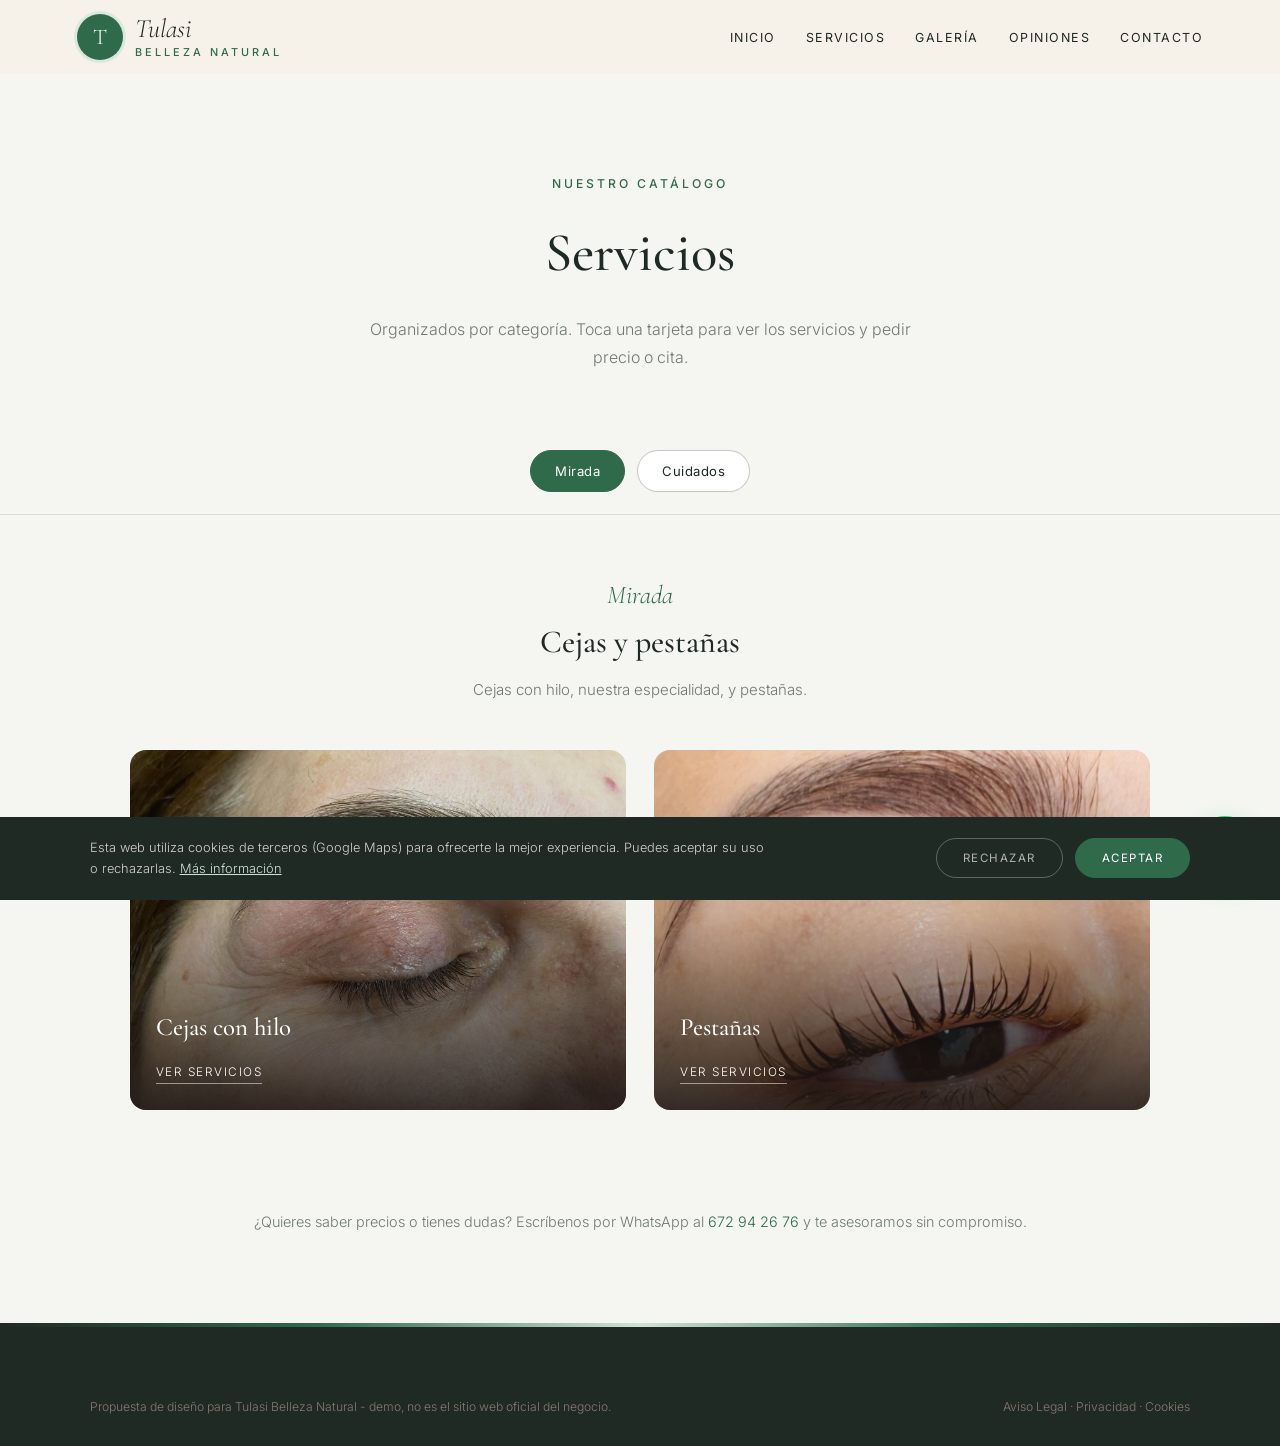
<file: servicios.html>
<!DOCTYPE html>
<html lang="es">
<head>
<meta charset="UTF-8">
<meta name="viewport" content="width=device-width, initial-scale=1.0">
<title>Servicios — Tulasi Belleza Natural · Madrid</title>
<meta name="description" content="Servicios de Tulasi Belleza Natural en Madrid.">

<link rel="preconnect" href="https://fonts.googleapis.com"><link rel="preconnect" href="https://fonts.gstatic.com" crossorigin><link href="https://fonts.googleapis.com/css2?family=Cormorant+Garamond:ital,wght@0,500;0,600;1,500&family=Inter:wght@300;400;500;600&display=swap" rel="stylesheet">
<link rel="stylesheet" href="styles.css">
</head>
<body>

<header id="header" class="scrolled">
  <a href="index.html" class="logo" aria-label="Tulasi Belleza Natural, inicio"><span class="logo-mark">T</span><span class="logo-text"><span class="script">Tulasi</span><small>belleza natural</small></span></a>
  <nav id="nav" aria-label="Navegación principal"><ul><li><a href="index.html#inicio">Inicio</a></li><li><a href="servicios.html">Servicios</a></li><li><a href="index.html#galeria">Galería</a></li><li><a href="index.html#opiniones">Opiniones</a></li><li><a href="index.html#contacto">Contacto</a></li></ul></nav><button class="nav-toggle" id="navToggle" aria-label="Abrir menú">☰</button>
</header>

<div class="page-hero">
  <span class="eyebrow">Nuestro catálogo</span>
  <h1>Servicios</h1>
  <p>Organizados por categoría. Toca una tarjeta para ver los servicios y pedir precio o cita.</p>
</div>

<div class="tabs">
  <button class="tab-btn active" data-tab="mirada">Mirada</button>
  <button class="tab-btn" data-tab="cuidados">Cuidados</button>
  
</div>

<div class="tab-panel active" id="mirada">
  <div class="tab-intro"><span class="script">Mirada</span><h2>Cejas y pestañas</h2><p>Cejas con hilo, nuestra especialidad, y pestañas.</p></div>
  <div class="cat-grid">
    <div class="cat-card" onclick="openModal('cejas')"><img src="maps_04.jpg" alt="Cejas con hilo" loading="lazy"><div class="cat-card-text"><h3>Cejas con hilo</h3><span>Ver servicios</span></div></div>
    <div class="cat-card" onclick="openModal('pestanas')"><img src="maps_02.jpg" alt="Pestañas" loading="lazy"><div class="cat-card-text"><h3>Pestañas</h3><span>Ver servicios</span></div></div>
  </div>
</div>

<div class="tab-panel" id="cuidados">
  <div class="tab-intro"><span class="script">Relax</span><h2>Uñas y masajes</h2><p>Te cuidamos con calma, en un ambiente relajado.</p></div>
  <div class="cat-grid">
    <div class="cat-card" onclick="openModal('unas')"><img src="stock_03.jpg" alt="Uñas" loading="lazy"><div class="cat-card-text"><h3>Uñas</h3><span>Ver servicios</span></div></div>
    <div class="cat-card" onclick="openModal('masajes')"><img src="stock_02.jpg" alt="Masajes" loading="lazy"><div class="cat-card-text"><h3>Masajes</h3><span>Ver servicios</span></div></div>
    <div class="cat-card" onclick="openModal('facial')"><img src="stock_01.jpg" alt="Estética" loading="lazy"><div class="cat-card-text"><h3>Estética</h3><span>Ver servicios</span></div></div>
  </div>
</div>


<p class="services-note">¿Quieres saber precios o tienes dudas? Escríbenos por WhatsApp al <a href="https://wa.me/34672942676" target="_blank" rel="noopener" style="color:var(--red)">672 94 26 76</a> y te asesoramos sin compromiso.</p>

<div class="modal-overlay" id="modal-cejas"><div class="modal">
  <button class="modal-close" onclick="closeModal('cejas')" aria-label="Cerrar">×</button>
  <h3>Cejas con hilo</h3><p class="modal-sub">Depilación</p>
  <div class="svc-row"><div><div class="svc-name">Diseño y depilación de cejas con hilo</div><span class="svc-desc"></span></div><div class="svc-price">Consultar</div></div>
  <a class="modal-cta alt" href="https://wa.me/34672942676?text=Hola%2C%20quiero%20informaci%C3%B3n%20sobre%20cejas%20con%20hilo" target="_blank" rel="noopener">Pedir cita por WhatsApp</a>
</div></div>

<div class="modal-overlay" id="modal-pestanas"><div class="modal">
  <button class="modal-close" onclick="closeModal('pestanas')" aria-label="Cerrar">×</button>
  <h3>Pestañas</h3><p class="modal-sub">Mirada</p>
  <div class="svc-row"><div><div class="svc-name">Tratamientos de pestañas</div><span class="svc-desc"></span></div><div class="svc-price">Consultar</div></div>
  <a class="modal-cta alt" href="https://wa.me/34672942676?text=Hola%2C%20quiero%20informaci%C3%B3n%20sobre%20pesta%C3%B1as" target="_blank" rel="noopener">Pedir cita por WhatsApp</a>
</div></div>

<div class="modal-overlay" id="modal-unas"><div class="modal">
  <button class="modal-close" onclick="closeModal('unas')" aria-label="Cerrar">×</button>
  <h3>Uñas</h3><p class="modal-sub">Manos</p>
  <div class="svc-row"><div><div class="svc-name">Manicura</div><span class="svc-desc"></span></div><div class="svc-price">Consultar</div></div>
  <a class="modal-cta alt" href="https://wa.me/34672942676?text=Hola%2C%20quiero%20informaci%C3%B3n%20sobre%20u%C3%B1as" target="_blank" rel="noopener">Pedir cita por WhatsApp</a>
</div></div>

<div class="modal-overlay" id="modal-masajes"><div class="modal">
  <button class="modal-close" onclick="closeModal('masajes')" aria-label="Cerrar">×</button>
  <h3>Masajes</h3><p class="modal-sub">Relax</p>
  <div class="svc-row"><div><div class="svc-name">Masaje relajante</div><span class="svc-desc"></span></div><div class="svc-price">Consultar</div></div>
  <a class="modal-cta alt" href="https://wa.me/34672942676?text=Hola%2C%20quiero%20informaci%C3%B3n%20sobre%20masajes" target="_blank" rel="noopener">Pedir cita por WhatsApp</a>
</div></div>

<div class="modal-overlay" id="modal-facial"><div class="modal">
  <button class="modal-close" onclick="closeModal('facial')" aria-label="Cerrar">×</button>
  <h3>Estética</h3><p class="modal-sub">Centro de estética</p>
  <div class="svc-row"><div><div class="svc-name">Pregúntanos por todos nuestros tratamientos</div><span class="svc-desc"></span></div><div class="svc-price">Consultar</div></div>
  <a class="modal-cta alt" href="https://wa.me/34672942676?text=Hola%2C%20quiero%20informaci%C3%B3n%20sobre%20est%C3%A9tica" target="_blank" rel="noopener">Pedir cita por WhatsApp</a>
</div></div>


<footer>
  <div class="footer-bottom" style="margin-top:0">
    <span>Propuesta de diseño para Tulasi Belleza Natural - demo, no es el sitio web oficial del negocio.</span>
    <span><a href="aviso-legal.html">Aviso Legal</a> &middot; <a href="politica-privacidad.html">Privacidad</a> &middot; <a href="politica-cookies.html">Cookies</a></span>
  </div>
</footer>

<div id="cookie-banner" class="cookie-banner"><p>Esta web utiliza cookies de terceros (Google Maps) para ofrecerte la mejor experiencia. Puedes aceptar su uso o rechazarlas. <a href="politica-cookies.html">Más información</a></p><div class="cookie-actions"><button onclick="setCookieChoice('rejected')" class="ck-reject">Rechazar</button><button onclick="setCookieChoice('accepted')" class="ck-accept">Aceptar</button></div></div>
<div class="social-fabs"><a class="wa-fab" href="https://wa.me/34672942676?text=Hola%2C%20he%20visto%20vuestra%20web%20y%20me%20gustar%C3%ADa%20pedir%20cita%20en%20Tulasi%20Belleza%20Natural" target="_blank" rel="noopener" aria-label="Escribir por WhatsApp"><svg width="28" height="28" viewBox="0 0 24 24" fill="white"><path d="M17.5 14.4c-.3-.1-1.8-.9-2-1s-.5-.1-.7.1-.8 1-.9 1.2-.3.2-.6.1a8.2 8.2 0 0 1-2.4-1.5 9 9 0 0 1-1.7-2.1c-.2-.3 0-.5.1-.6l.4-.5.3-.5v-.5l-.9-2.2c-.2-.6-.5-.5-.7-.5h-.6a1.1 1.1 0 0 0-.8.4 3.4 3.4 0 0 0-1 2.5 5.9 5.9 0 0 0 1.2 3.1 13.5 13.5 0 0 0 5.2 4.6c2.6 1 2.6.7 3.1.6a2.6 2.6 0 0 0 1.7-1.2 2.1 2.1 0 0 0 .2-1.2c-.1-.1-.3-.2-.6-.3ZM12 21.8a9.8 9.8 0 0 1-5-1.4l-.4-.2-3.7 1 1-3.6-.2-.4A9.8 9.8 0 1 1 12 21.8Zm8.4-18.3A11.8 11.8 0 0 0 1.8 17.7L.2 23.8l6.3-1.6a11.8 11.8 0 0 0 5.6 1.4A11.8 11.8 0 0 0 20.4 3.5Z"/></svg></a></div>
<script src="main.js"></script>
</body>
</html>
</file>
<file: styles.css>
:root{
  --cream:#f5f6f1; --paper:#ffffff; --tint:#dbe8de; --ink:#1f2a24; --dark:#1f2a24; --muted:#6f7a72;
  --red:#2f6b4a; --red-dark:#22533a; --teal:#2f6b4a; --gold:#cfe3d4; --line:rgba(0,0,0,.1);
  --brand-gradient:linear-gradient(90deg,#1f2a24,#2f6b4a,#cfe3d4,#2f6b4a,#1f2a24);
}
*{margin:0;padding:0;box-sizing:border-box;}
html{scroll-behavior:smooth;}
body{font-family:'Inter',sans-serif;background:var(--cream);color:var(--ink);overflow-x:hidden;font-weight:300;line-height:1.6;}
a{text-decoration:none;color:inherit;}
h1,h2,h3{font-family:'Cormorant Garamond',serif;font-weight:500;}
h1 em,h2 em{font-style:italic;color:var(--red);}
img{max-width:100%;display:block;}
.script{font-family:'Cormorant Garamond',serif;font-style:italic;}

/* HEADER */
header{position:fixed;top:0;left:0;right:0;z-index:100;display:flex;justify-content:space-between;align-items:center;padding:14px 6%;background:rgba(247,241,233,.92);backdrop-filter:blur(10px);-webkit-backdrop-filter:blur(10px);transition:box-shadow .3s,padding .3s;}
header.scrolled{box-shadow:0 2px 24px rgba(28,22,20,.1);padding:8px 6%;}
.logo{display:flex;align-items:center;gap:12px;color:var(--dark);}
.logo-badge{width:58px;height:58px;border-radius:50%;object-fit:cover;box-shadow:0 0 0 2px var(--gold),0 6px 16px rgba(28,22,20,.15);transition:width .3s,height .3s;}
header.scrolled .logo-badge{width:46px;height:46px;}
.logo-text{display:flex;flex-direction:column;line-height:1;}
.logo-text .script{font-size:1.65rem;color:var(--dark);}
.logo-text small{font-size:.68rem;letter-spacing:3px;text-transform:uppercase;color:var(--red);margin-top:4px;font-weight:500;}
.logo.light .logo-text .script{color:#fff;}
.logo.light .logo-text small{color:var(--gold);}
nav ul{list-style:none;display:flex;gap:30px;}
nav a{font-size:.78rem;letter-spacing:1.5px;text-transform:uppercase;font-weight:400;position:relative;padding:4px 0;}
nav a::after{content:"";position:absolute;left:0;bottom:-2px;height:1px;width:100%;background:var(--red);transform:scaleX(0);transform-origin:right;transition:transform .3s;}
nav a:hover::after{transform:scaleX(1);transform-origin:left;}
.nav-toggle{display:none;font-size:1.6rem;background:none;border:none;color:var(--dark);cursor:pointer;}

/* BOTONES */
.btn-outline{display:inline-block;border:1px solid var(--dark);color:var(--dark);padding:14px 30px;font-size:.78rem;letter-spacing:1.5px;text-transform:uppercase;border-radius:40px;transition:all .25s;}
.btn-outline:hover{background:var(--dark);color:var(--cream);}
.btn-outline.light{border-color:rgba(255,255,255,.5);color:#fff;}
.btn-outline.light:hover{background:#fff;color:var(--dark);}
.btn-solid{display:inline-block;background:var(--red);color:#fff;padding:14px 32px;font-size:.78rem;letter-spacing:1.5px;text-transform:uppercase;border-radius:40px;transition:transform .25s,box-shadow .25s,background .25s;box-shadow:0 10px 26px -10px rgba(181,64,44,.6);}
.btn-solid:hover{transform:translateY(-2px);background:var(--red-dark);}

/* HERO */
.hero{min-height:95vh;display:grid;grid-template-columns:1.05fr .95fr;align-items:stretch;padding:0;}
.hero-text{display:flex;flex-direction:column;justify-content:center;padding:150px 7% 70px;}
.eyebrow{display:inline-block;color:var(--teal);text-transform:uppercase;letter-spacing:3px;font-size:.76rem;font-weight:500;}
.hero-text .eyebrow{margin-bottom:20px;}
.hero-text h1{font-size:clamp(2.4rem,5vw,3.9rem);line-height:1.12;margin-bottom:22px;color:var(--dark);}
.hero-text p{font-size:1.02rem;color:var(--muted);max-width:470px;line-height:1.8;margin-bottom:34px;}
.hero-ctas{display:flex;gap:16px;flex-wrap:wrap;}
.hero-rating{display:inline-flex;align-items:center;gap:12px;margin-top:38px;padding:10px 20px;border:1px solid var(--line);border-radius:40px;background:var(--paper);font-size:.85rem;color:var(--muted);align-self:flex-start;}
.hero-rating strong{color:var(--dark);font-weight:600;}
.stars{color:var(--gold);letter-spacing:2px;}
.hero-img{position:relative;overflow:hidden;}
.hero-img img{width:100%;height:100%;object-fit:cover;position:absolute;inset:0;}
.hero-img::after{content:"";position:absolute;inset:0;background:linear-gradient(90deg,var(--cream) 0%,rgba(247,241,233,0) 18%);}

/* SECCIONES */
section{padding:100px 7%;}
.section-head{text-align:center;max-width:640px;margin:0 auto 54px;}
.section-head h2{font-size:clamp(1.9rem,4vw,2.7rem);margin-top:12px;color:var(--dark);line-height:1.2;}
.section-head p{margin-top:16px;color:var(--muted);line-height:1.8;}

.trust{background:var(--paper);border-top:4px solid transparent;border-image:var(--brand-gradient) 1;}
.trust-grid{display:grid;grid-template-columns:repeat(auto-fit,minmax(230px,1fr));gap:36px;max-width:1150px;margin:0 auto;}
.trust-card{text-align:center;padding:10px;}
.trust-ic{display:inline-grid;place-items:center;width:52px;height:52px;border-radius:50%;border:1px solid rgba(181,64,44,.4);color:var(--red);font-size:1.2rem;margin-bottom:16px;}
.trust-card h3{font-size:1.15rem;color:var(--dark);margin-bottom:10px;}
.trust-card p{font-size:.9rem;color:var(--muted);line-height:1.7;}

/* DOS MUNDOS */
.worlds{background:var(--cream);}
.worlds-grid{display:grid;grid-template-columns:1fr 1fr;gap:28px;max-width:1150px;margin:0 auto;}
.world-card{position:relative;border-radius:18px;overflow:hidden;min-height:480px;display:flex;align-items:flex-end;color:#fff;}
.world-card img{position:absolute;inset:0;width:100%;height:100%;object-fit:cover;transition:transform .6s;}
.world-card:hover img{transform:scale(1.05);}
.world-card::after{content:"";position:absolute;inset:0;background:linear-gradient(to top,rgba(28,22,20,.92) 0%,rgba(28,22,20,.35) 55%,rgba(28,22,20,.05) 100%);}
.world-text{position:relative;z-index:2;padding:34px;}
.world-text .script{font-size:2rem;color:var(--gold);}
.world-text h3{font-size:1.7rem;margin:4px 0 10px;}
.world-text p{font-size:.92rem;color:#eadfd6;line-height:1.7;max-width:440px;}
.world-link{display:inline-block;margin-top:18px;font-size:.74rem;letter-spacing:1.5px;text-transform:uppercase;border-bottom:1px solid rgba(255,255,255,.5);padding-bottom:4px;}

/* PILLS */
.cat-pills{display:flex;flex-wrap:wrap;gap:16px;justify-content:center;max-width:1000px;margin:0 auto;}
.cat-pill{border:1px solid rgba(43,33,29,.22);padding:14px 26px;border-radius:30px;font-size:.84rem;letter-spacing:.5px;transition:all .2s;background:var(--paper);}
.cat-pill:hover{background:var(--red);color:#fff;border-color:var(--red);}

/* GALERIA */
.gallery-wrap{background:var(--tint);}
.gallery{max-width:1200px;margin:0 auto;display:grid;grid-template-columns:repeat(4,1fr);grid-auto-rows:220px;gap:14px;}
.gallery figure{overflow:hidden;border-radius:12px;margin:0;}
.gallery img{width:100%;height:100%;object-fit:cover;transition:transform .5s;}
.gallery figure:hover img{transform:scale(1.05);}
.gallery .big{grid-column:span 2;grid-row:span 2;}

/* RESEÑAS */
.reviews-wrap{background:var(--dark);color:#fff;position:relative;}
.reviews-wrap .section-head h2{color:#fff;}
.reviews-wrap .section-head h2 em{color:var(--gold);}
.reviews-wrap .section-head p{color:#c9b9b2;}
.reviews-wrap .eyebrow{color:var(--gold);}
.review-grid{display:grid;grid-template-columns:repeat(auto-fit,minmax(300px,1fr));gap:24px;max-width:1150px;margin:0 auto;}
.review-card{background:rgba(255,255,255,.05);border:1px solid rgba(255,255,255,.1);padding:30px 26px;border-radius:14px;display:flex;flex-direction:column;}
.review-card .stars{margin-bottom:14px;}
.review-card p{font-family:'Cormorant Garamond',serif;font-size:.98rem;color:#eadfd6;line-height:1.7;font-style:italic;margin-bottom:16px;flex:1;}
.review-card cite{font-size:.78rem;color:#b3a099;font-style:normal;text-transform:uppercase;letter-spacing:1px;}

/* CTA */
.cta-section{text-align:center;background:var(--paper);}
.cta-section h2{font-size:clamp(2rem,4vw,2.9rem);color:var(--dark);margin:14px 0 14px;}
.cta-section p{color:var(--muted);margin-bottom:30px;}
.cta-row{display:flex;gap:16px;justify-content:center;flex-wrap:wrap;}

/* CONTACTO */
.contact-section{background:var(--cream);}
.contact-grid{display:grid;grid-template-columns:1fr 1.2fr;gap:46px;max-width:1150px;margin:0 auto;align-items:stretch;}
.contact-info{display:flex;flex-direction:column;gap:26px;background:var(--paper);border:1px solid var(--line);border-radius:16px;padding:36px;}
.contact-block h3{font-family:'Inter',sans-serif;font-size:.76rem;text-transform:uppercase;letter-spacing:2px;color:var(--red);font-weight:500;margin-bottom:8px;}
.contact-block p{font-size:.98rem;color:var(--ink);line-height:1.7;}
.contact-block a:hover{color:var(--red);}
.hours-list{list-style:none;}
.hours-list li{display:flex;justify-content:space-between;gap:20px;padding:8px 0;border-bottom:1px solid var(--line);font-size:.94rem;}
.hours-list li:last-child{border-bottom:none;}
.contact-map{border-radius:16px;overflow:hidden;min-height:380px;box-shadow:0 10px 30px rgba(28,22,20,.12);}
.contact-map iframe{display:block;min-height:380px;}

/* FOOTER */
footer{background:var(--dark);color:#d9c9c5;padding:70px 7% 30px;border-top:4px solid transparent;border-image:var(--brand-gradient) 1;}
.footer-grid{display:grid;grid-template-columns:1.3fr 1fr 1fr;gap:46px;max-width:1200px;margin:0 auto;padding-bottom:40px;border-bottom:1px solid rgba(255,255,255,.1);}
.footer-brand p{font-size:.88rem;color:#b3a09a;margin-top:16px;}
footer h4{font-size:.76rem;text-transform:uppercase;letter-spacing:2px;color:var(--gold);margin-bottom:18px;font-weight:500;}
footer ul{list-style:none;}
footer li{margin-bottom:9px;font-size:.88rem;color:#d9c9c5;}
footer a:hover{color:var(--gold);}
.footer-bottom{max-width:1200px;margin:26px auto 0;display:flex;justify-content:space-between;flex-wrap:wrap;gap:10px;font-size:.76rem;color:#8a7873;}
.footer-bottom a{color:#8a7873;}

/* FABS */
.social-fabs{position:fixed;bottom:26px;right:26px;z-index:200;display:flex;flex-direction:column;gap:14px;align-items:center;}
.social-fabs a{width:52px;height:52px;border-radius:50%;display:flex;align-items:center;justify-content:center;box-shadow:0 10px 24px rgba(0,0,0,.2);transition:transform .2s;}
.social-fabs a:hover{transform:scale(1.08);}
.wa-fab{width:58px !important;height:58px !important;background:#25D366;box-shadow:0 10px 26px rgba(37,211,102,.45) !important;}
.ig-fab{background:radial-gradient(circle at 30% 110%,#fdf497 0%,#fdf497 5%,#fd5949 45%,#d6249f 60%,#285AEB 90%);}
.fb-fab{background:#1877F2;}

/* COOKIES */
.cookie-banner{display:none;position:fixed;bottom:0;left:0;right:0;z-index:300;background:var(--dark);padding:20px 7%;flex-wrap:wrap;align-items:center;justify-content:space-between;gap:16px;}
.cookie-banner p{font-size:.8rem;color:rgba(245,237,232,.85);line-height:1.7;max-width:680px;}
.cookie-banner p a{color:var(--gold);text-decoration:underline;}
.cookie-actions{display:flex;gap:12px;flex-shrink:0;}
.cookie-actions button{font-family:'Inter',sans-serif;font-size:.72rem;letter-spacing:1.5px;text-transform:uppercase;padding:12px 26px;cursor:pointer;border-radius:30px;}
.ck-reject{background:transparent;color:rgba(245,237,232,.7);border:1px solid rgba(245,237,232,.3);}
.ck-accept{background:var(--red);color:#fff;border:1px solid var(--red);}

/* PÁGINAS INTERIORES */
.page-hero{padding:170px 7% 60px;text-align:center;background:var(--cream);}
.page-hero h1{font-size:clamp(2.3rem,5vw,3.4rem);margin-top:14px;color:var(--dark);}
.page-hero p{color:var(--muted);max-width:580px;margin:18px auto 0;line-height:1.8;}
.tabs{position:sticky;top:74px;z-index:50;background:var(--cream);padding:18px 7% 22px;display:flex;gap:12px;justify-content:center;flex-wrap:wrap;border-bottom:1px solid var(--line);}
.tab-btn{border:1px solid rgba(43,33,29,.25);background:var(--paper);padding:12px 24px;border-radius:30px;font-family:'Inter',sans-serif;font-size:.82rem;letter-spacing:.5px;color:var(--ink);cursor:pointer;transition:all .2s;}
.tab-btn.active,.tab-btn:hover{background:var(--red);color:#fff;border-color:var(--red);}
.tab-panel{display:none;padding:60px 7% 100px;max-width:1200px;margin:0 auto;}
.tab-panel.active{display:block;animation:fadeIn .5s;}
@keyframes fadeIn{from{opacity:0;transform:translateY(12px)}to{opacity:1;transform:none}}
.tab-intro{text-align:center;max-width:600px;margin:0 auto 46px;}
.tab-intro .script{font-size:1.6rem;color:var(--red);}
.tab-intro h2{font-size:2rem;color:var(--dark);}
.tab-intro p{color:var(--muted);margin-top:10px;line-height:1.75;font-size:.94rem;}

.cat-grid{display:grid;grid-template-columns:repeat(auto-fit,minmax(280px,1fr));gap:28px;}
.cat-grid.single{grid-template-columns:1fr;max-width:640px;margin:0 auto;}
.cat-grid.single .cat-card{height:440px;}
.cat-card{position:relative;border-radius:16px;overflow:hidden;height:360px;cursor:pointer;background:var(--tint);}
.cat-card img{width:100%;height:100%;object-fit:cover;transition:transform .5s;}
.cat-card:hover img{transform:scale(1.06);}
.cat-card::after{content:'';position:absolute;inset:0;background:linear-gradient(to top,rgba(28,22,20,.88) 0%,rgba(28,22,20,.15) 55%,transparent 100%);}
.cat-card-text{position:absolute;bottom:0;left:0;right:0;padding:26px;z-index:2;}
.cat-card-text h3{color:#fff;font-size:1.55rem;margin-bottom:10px;}
.cat-card-text span{color:#fff;font-size:.74rem;text-transform:uppercase;letter-spacing:1.5px;border-bottom:1px solid rgba(255,255,255,.5);padding-bottom:4px;}

.modal-overlay{display:none;position:fixed;inset:0;background:rgba(28,22,20,.78);z-index:300;align-items:center;justify-content:center;padding:20px;}
.modal-overlay.open{display:flex;}
.modal{background:var(--paper);max-width:560px;width:100%;max-height:85vh;overflow-y:auto;border-radius:16px;padding:40px;position:relative;}
.modal-close{position:absolute;top:16px;right:20px;background:none;border:none;font-size:1.7rem;color:var(--ink);cursor:pointer;}
.modal h3{font-size:1.8rem;color:var(--dark);margin-bottom:6px;}
.modal .modal-sub{color:var(--muted);font-size:.86rem;margin-bottom:22px;}
.svc-row{display:flex;justify-content:space-between;align-items:center;padding:16px 0;border-bottom:1px solid var(--line);gap:16px;}
.svc-row:last-of-type{border-bottom:none;}
.svc-name{font-size:.98rem;color:var(--ink);font-weight:400;}
.svc-desc{font-size:.8rem;color:var(--muted);display:block;margin-top:3px;line-height:1.5;}
.svc-price{font-size:.72rem;color:var(--red);text-transform:uppercase;letter-spacing:1px;white-space:nowrap;font-weight:500;}
.modal-cta{display:block;text-align:center;background:var(--red);color:#fff;padding:14px;border-radius:30px;margin-top:26px;font-size:.8rem;text-transform:uppercase;letter-spacing:1.5px;}
.modal-cta.alt{background:#25D366;margin-top:10px;}
.services-note{text-align:center;color:var(--muted);font-size:.9rem;padding:0 7% 90px;}

.portfolio-grid{display:grid;grid-template-columns:repeat(auto-fill,minmax(260px,1fr));gap:18px;}
.portfolio-grid figure{border-radius:14px;overflow:hidden;aspect-ratio:4/5;cursor:zoom-in;background:var(--tint);}
.portfolio-grid img{width:100%;height:100%;object-fit:cover;transition:transform .5s;}
.portfolio-grid figure:hover img{transform:scale(1.05);}
.lightbox{display:none;position:fixed;inset:0;z-index:400;background:rgba(15,12,10,.94);align-items:center;justify-content:center;padding:30px;cursor:zoom-out;}
.lightbox.open{display:flex;}
.lightbox img{max-width:100%;max-height:90vh;border-radius:10px;}

.legal{max-width:860px;margin:0 auto;padding:160px 7% 90px;}
.legal h1{font-size:2.4rem;color:var(--dark);margin-bottom:26px;}
.legal h2{font-size:1.35rem;color:var(--dark);margin:30px 0 10px;}
.legal p,.legal li{color:var(--muted);line-height:1.8;margin-bottom:10px;font-size:.96rem;}
.legal ul{padding-left:22px;}
.legal a{color:var(--red);text-decoration:underline;}

@media(max-width:900px){
  .hero{grid-template-columns:1fr;}
  .hero-img{height:340px;order:-1;margin-top:82px;}
  .hero-img::after{background:linear-gradient(0deg,var(--cream) 0%,rgba(247,241,233,0) 25%);}
  .hero-text{padding:30px 6% 60px;}
  .worlds-grid{grid-template-columns:1fr;}
  .world-card{min-height:420px;}
  .gallery{grid-template-columns:repeat(2,1fr);grid-auto-rows:170px;}
  .gallery .big{grid-column:span 2;grid-row:span 2;}
  .footer-grid{grid-template-columns:1fr;gap:30px;}
  .contact-grid{grid-template-columns:1fr;}
  .contact-map,.contact-map iframe{min-height:300px;}
  nav{position:fixed;top:0;right:0;height:100vh;width:78%;max-width:300px;background:var(--cream);padding:110px 40px;transform:translateX(100%);transition:transform .4s;box-shadow:-10px 0 40px rgba(0,0,0,.12);}
  nav.open{transform:translateX(0);}
  nav ul{flex-direction:column;gap:26px;}
  .nav-toggle{display:block;position:relative;z-index:110;}
  section{padding:70px 6%;}
  .tabs{top:66px;overflow-x:auto;justify-content:flex-start;flex-wrap:nowrap;}
  .tab-btn{flex-shrink:0;}
  .page-hero{padding:140px 6% 40px;}
  .modal{padding:34px 24px;}
}
@media(max-width:520px){
  .logo-text .script{font-size:1.35rem;}
  .logo-badge{width:48px;height:48px;}
  .social-fabs{right:16px;bottom:16px;}
  .social-fabs a{width:46px;height:46px;}
}

.logo-mark{width:46px;height:46px;border-radius:50%;background:var(--red);color:#fff;display:grid;place-items:center;font-family:'Cormorant Garamond',serif;font-size:1.4rem;box-shadow:0 0 0 3px var(--tint);}
.brands{display:flex;flex-wrap:wrap;gap:12px;justify-content:center;margin-top:26px;}
.brands span{border:1px solid var(--line);border-radius:30px;padding:8px 18px;font-size:.78rem;letter-spacing:1.5px;text-transform:uppercase;color:var(--muted);background:var(--paper);}
</file>
